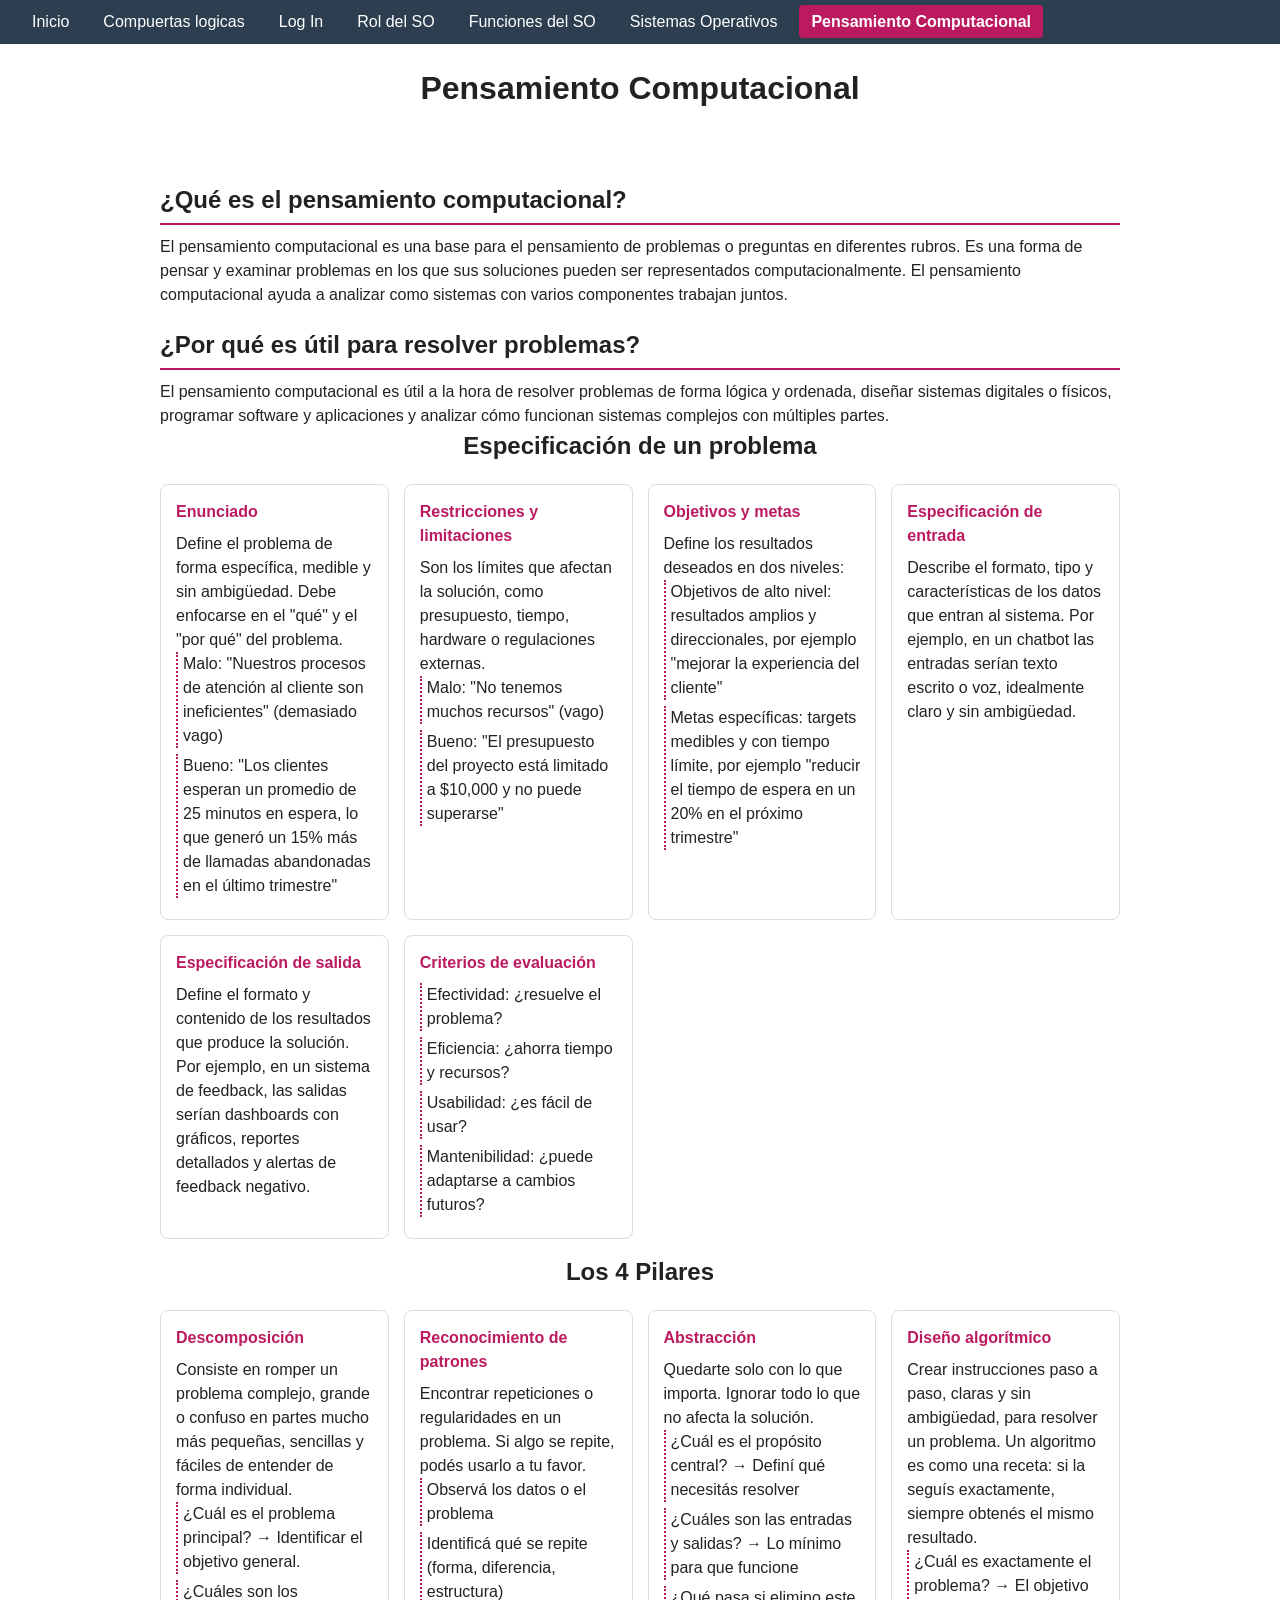
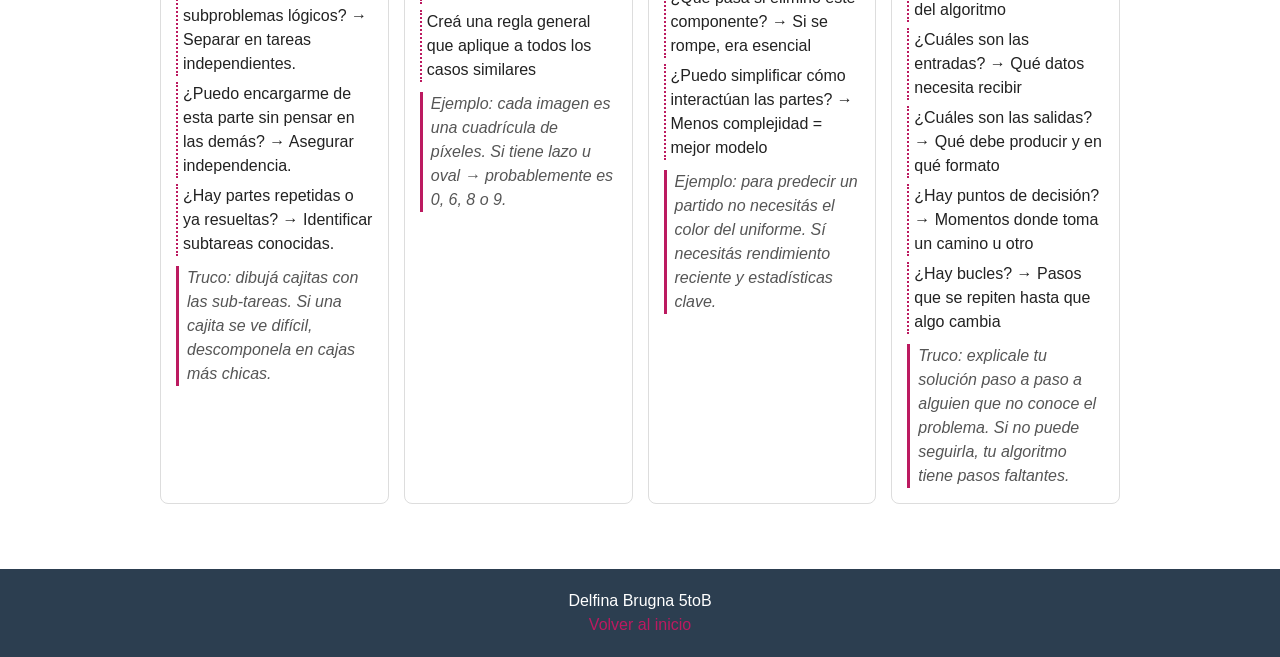
<file: proyecto1 html/computational.html>
<!DOCTYPE html>
<html lang="es"> 
<head>
    <meta charset="UTF-8">
    <meta name="viewport" content="width=device-width, initial-scale=1.0">
    <title>Pensamiento Computacional</title>
    <link rel="stylesheet" href="css/style.css"> 
</head>
<body>

    <nav id="barritadearriba">
        <ul id="listanav">
            <li class="nav_list_item"><a href="index.html">Inicio</a></li>
            <li class="nav_list_item"><a href="compuertas.html">Compuertas logicas</a></li>
            <li class="nav_list_item" id="botoncito_de_arriba_login"><a href="login.html">Log In</a></li>
            <li class="nav_list_item"><a href="rolso.html">Rol del SO</a></li>
            <li class="nav_list_item"><a href="funcionesdelso.html">Funciones del SO</a></li>
            <li class="nav_list_item"><a href="sistemasoperativos.html">Sistemas Operativos</a></li>
            <li class="nav_list_item"><a class="pagina_activa" href="computational.html">Pensamiento Computacional</a></li>
        </ul>
    </nav>

    <header>
        <h1>Pensamiento Computacional</h1>
    </header>

    <main>

        <!-- SECCIÓN: Qué es y para qué sirve -->
        <section>
            <h2>¿Qué es el pensamiento computacional?</h2>
            <p>El pensamiento computacional es una base para el pensamiento de problemas o preguntas en diferentes rubros. Es una forma de pensar y examinar problemas en los que sus soluciones pueden ser representados computacionalmente. El pensamiento computacional ayuda a analizar como sistemas con varios componentes trabajan juntos.</p>
        </section>

        <section>
            <h2>¿Por qué es útil para resolver problemas?</h2>
            <p>El pensamiento computacional es útil a la hora de resolver problemas de forma lógica y ordenada, diseñar sistemas digitales o físicos, programar software y aplicaciones y analizar cómo funcionan sistemas complejos con múltiples partes.</p>

        </section>

        <!-- SECCIÓN: Especificación del problema -->
        <section id="especificacion">
            <h1>Especificación de un problema</h1>

            <div class="cards">

                <div class="card">
                    <div class="card-title">Enunciado</div>
                    <p>Define el problema de forma específica, medible y sin ambigüedad. Debe enfocarse en el "qué" y el "por qué" del problema.</p>
                    <ul>
                        <li>Malo: "Nuestros procesos de atención al cliente son ineficientes" (demasiado vago)</li>
                        <li>Bueno: "Los clientes esperan un promedio de 25 minutos en espera, lo que generó un 15% más de llamadas abandonadas en el último trimestre"</li>
                    </ul>
                </div>

                <div class="card">
                    <div class="card-title">Restricciones y limitaciones</div>
                    <p>Son los límites que afectan la solución, como presupuesto, tiempo, hardware o regulaciones externas.</p>
                    <ul>
                        <li>Malo: "No tenemos muchos recursos" (vago)</li>
                        <li>Bueno: "El presupuesto del proyecto está limitado a $10,000 y no puede superarse"</li>
                    </ul>
                </div>

                <div class="card">
                    <div class="card-title">Objetivos y metas</div>
                    <p>Define los resultados deseados en dos niveles:</p>
                    <ul>
                        <li>Objetivos de alto nivel: resultados amplios y direccionales, por ejemplo "mejorar la experiencia del cliente"</li>
                        <li>Metas específicas: targets medibles y con tiempo límite, por ejemplo "reducir el tiempo de espera en un 20% en el próximo trimestre"</li>
                    </ul>
                </div>

                <div class="card">
                    <div class="card-title">Especificación de entrada</div>
                    <p>Describe el formato, tipo y características de los datos que entran al sistema. Por ejemplo, en un chatbot las entradas serían texto escrito o voz, idealmente claro y sin ambigüedad.</p>
                </div>

                <div class="card">
                    <div class="card-title">Especificación de salida</div>
                    <p>Define el formato y contenido de los resultados que produce la solución. Por ejemplo, en un sistema de feedback, las salidas serían dashboards con gráficos, reportes detallados y alertas de feedback negativo.</p>
                </div>

                <div class="card">
                    <div class="card-title">Criterios de evaluación</div>
                    <ul>
                        <li>Efectividad: ¿resuelve el problema?</li>
                        <li>Eficiencia: ¿ahorra tiempo y recursos?</li>
                        <li>Usabilidad: ¿es fácil de usar?</li>
                        <li>Mantenibilidad: ¿puede adaptarse a cambios futuros?</li>
                    </ul>
                </div>

            </div>
        </section>

        <!-- SECCIÓN: Los 4 pilares -->
        <section id="pilares">
            <h1>Los 4 Pilares</h1>

            <div class="cards"> 

                <div class="card">
                    <div class="card-title">Descomposición</div>
                    <p>Consiste en romper un problema complejo, grande o confuso en partes mucho más pequeñas, sencillas y fáciles de entender de forma individual.</p>
                    <ul>
                        <li>¿Cuál es el problema principal? → Identificar el objetivo general.</li>
                        <li>¿Cuáles son los subproblemas lógicos? → Separar en tareas independientes.</li>
                        <li>¿Puedo encargarme de esta parte sin pensar en las demás? → Asegurar independencia.</li>
                        <li>¿Hay partes repetidas o ya resueltas? → Identificar subtareas conocidas.</li>
                    </ul>
                    <p class="tip">Truco: dibujá cajitas con las sub-tareas. Si una cajita se ve difícil, descomponela en cajas más chicas.</p>
                </div>

                <div class="card">
                    <div class="card-title">Reconocimiento de patrones</div>
                    <p>Encontrar repeticiones o regularidades en un problema. Si algo se repite, podés usarlo a tu favor.</p>
                    <ul>
                        <li>Observá los datos o el problema</li>
                        <li>Identificá qué se repite (forma, diferencia, estructura)</li>
                        <li>Creá una regla general que aplique a todos los casos similares</li>
                    </ul>
                    <p class="tip">Ejemplo: cada imagen es una cuadrícula de píxeles. Si tiene lazo u oval → probablemente es 0, 6, 8 o 9.</p>
                </div>

                <div class="card">
                    <div class="card-title">Abstracción</div>
                    <p>Quedarte solo con lo que importa. Ignorar todo lo que no afecta la solución.</p>
                    <ul>
                        <li>¿Cuál es el propósito central? → Definí qué necesitás resolver</li>
                        <li>¿Cuáles son las entradas y salidas? → Lo mínimo para que funcione</li>
                        <li>¿Qué pasa si elimino este componente? → Si se rompe, era esencial</li>
                        <li>¿Puedo simplificar cómo interactúan las partes? → Menos complejidad = mejor modelo</li>
                    </ul>
                    <p class="tip">Ejemplo: para predecir un partido no necesitás el color del uniforme. Sí necesitás rendimiento reciente y estadísticas clave.</p>
                </div>

                <div class="card">
                    <div class="card-title">Diseño algorítmico</div>
                    <p>Crear instrucciones paso a paso, claras y sin ambigüedad, para resolver un problema. Un algoritmo es como una receta: si la seguís exactamente, siempre obtenés el mismo resultado.</p>
                    <ul>
                        <li>¿Cuál es exactamente el problema? → El objetivo del algoritmo</li>
                        <li>¿Cuáles son las entradas? → Qué datos necesita recibir</li>
                        <li>¿Cuáles son las salidas? → Qué debe producir y en qué formato</li>
                        <li>¿Hay puntos de decisión? → Momentos donde toma un camino u otro</li>
                        <li>¿Hay bucles? → Pasos que se repiten hasta que algo cambia</li>
                    </ul>
                    <p class="tip">Truco: explicale tu solución paso a paso a alguien que no conoce el problema. Si no puede seguirla, tu algoritmo tiene pasos faltantes.</p>
                </div>

            </div>
        </section>

    </main>

    <footer>
        <p>Delfina Brugna 5toB</p>
        <a href="index.html">Volver al inicio</a>
    </footer>
    
</body>
</html>
</file>
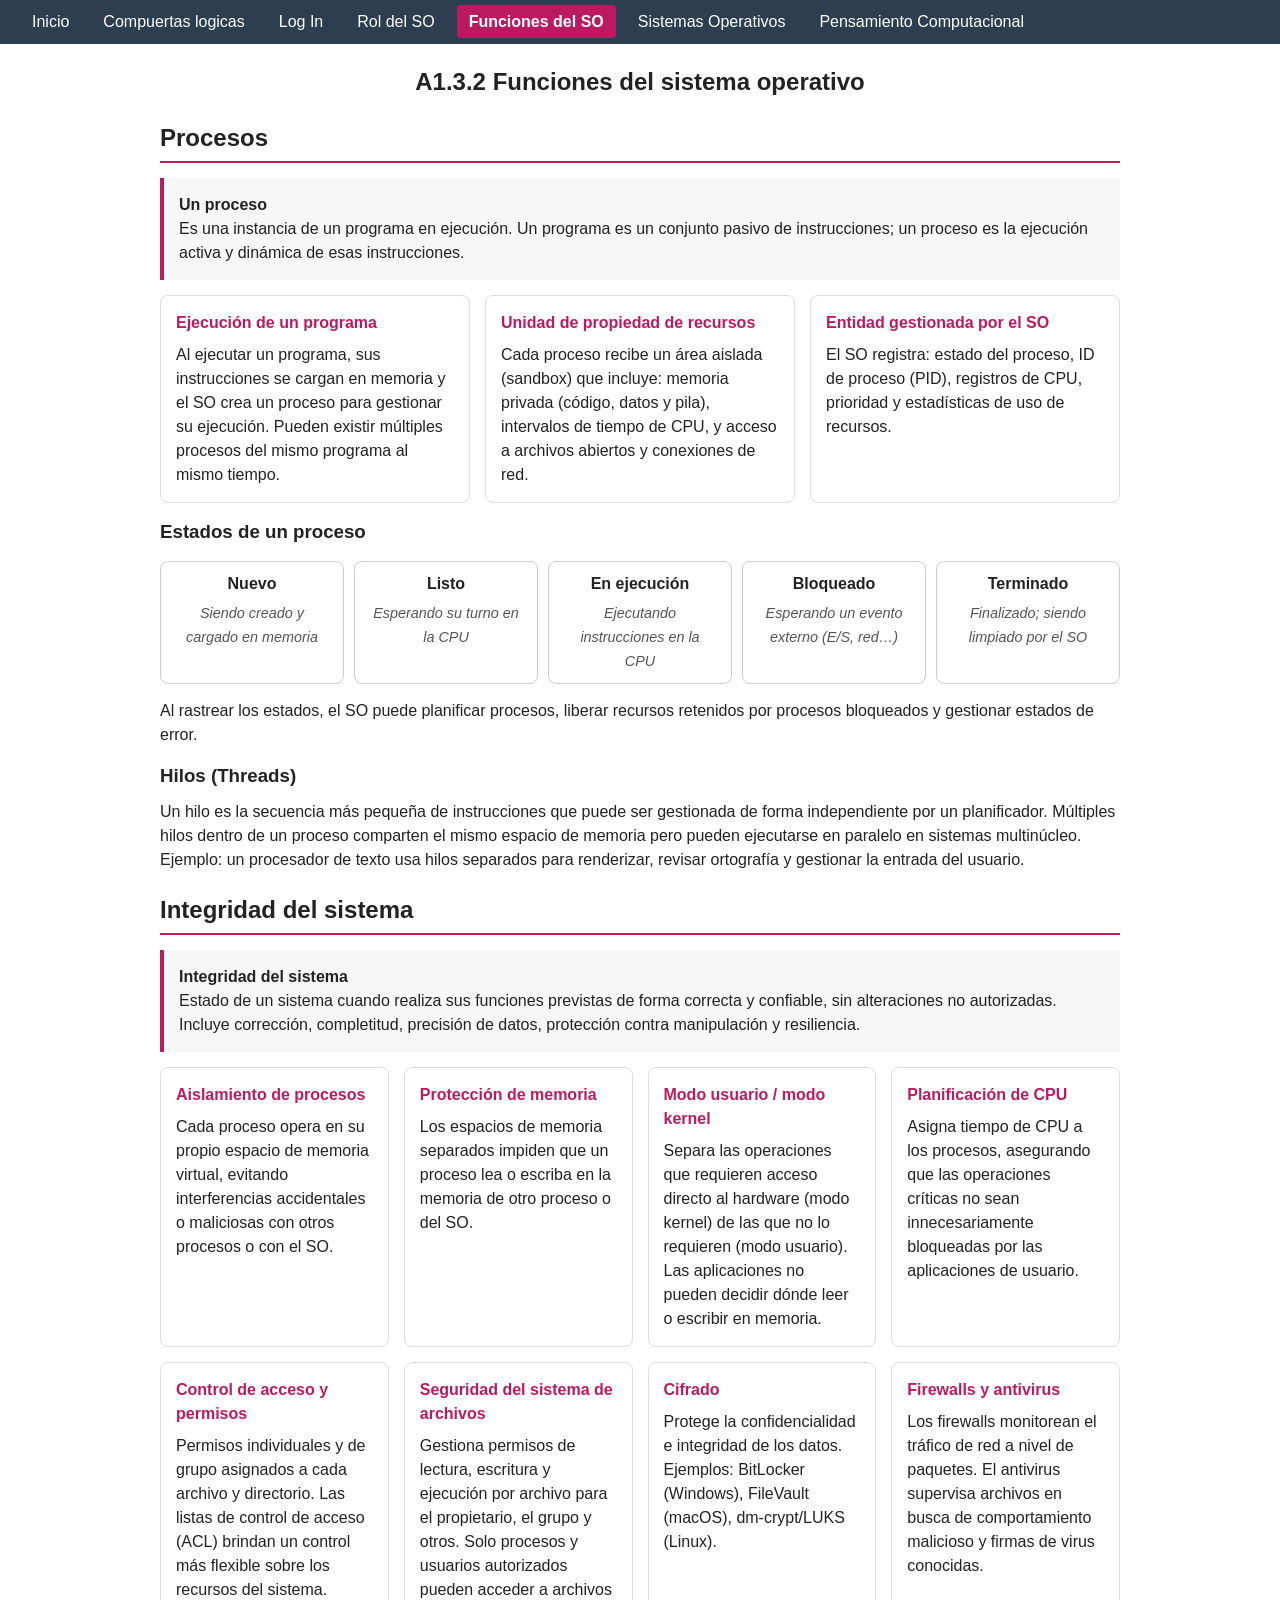
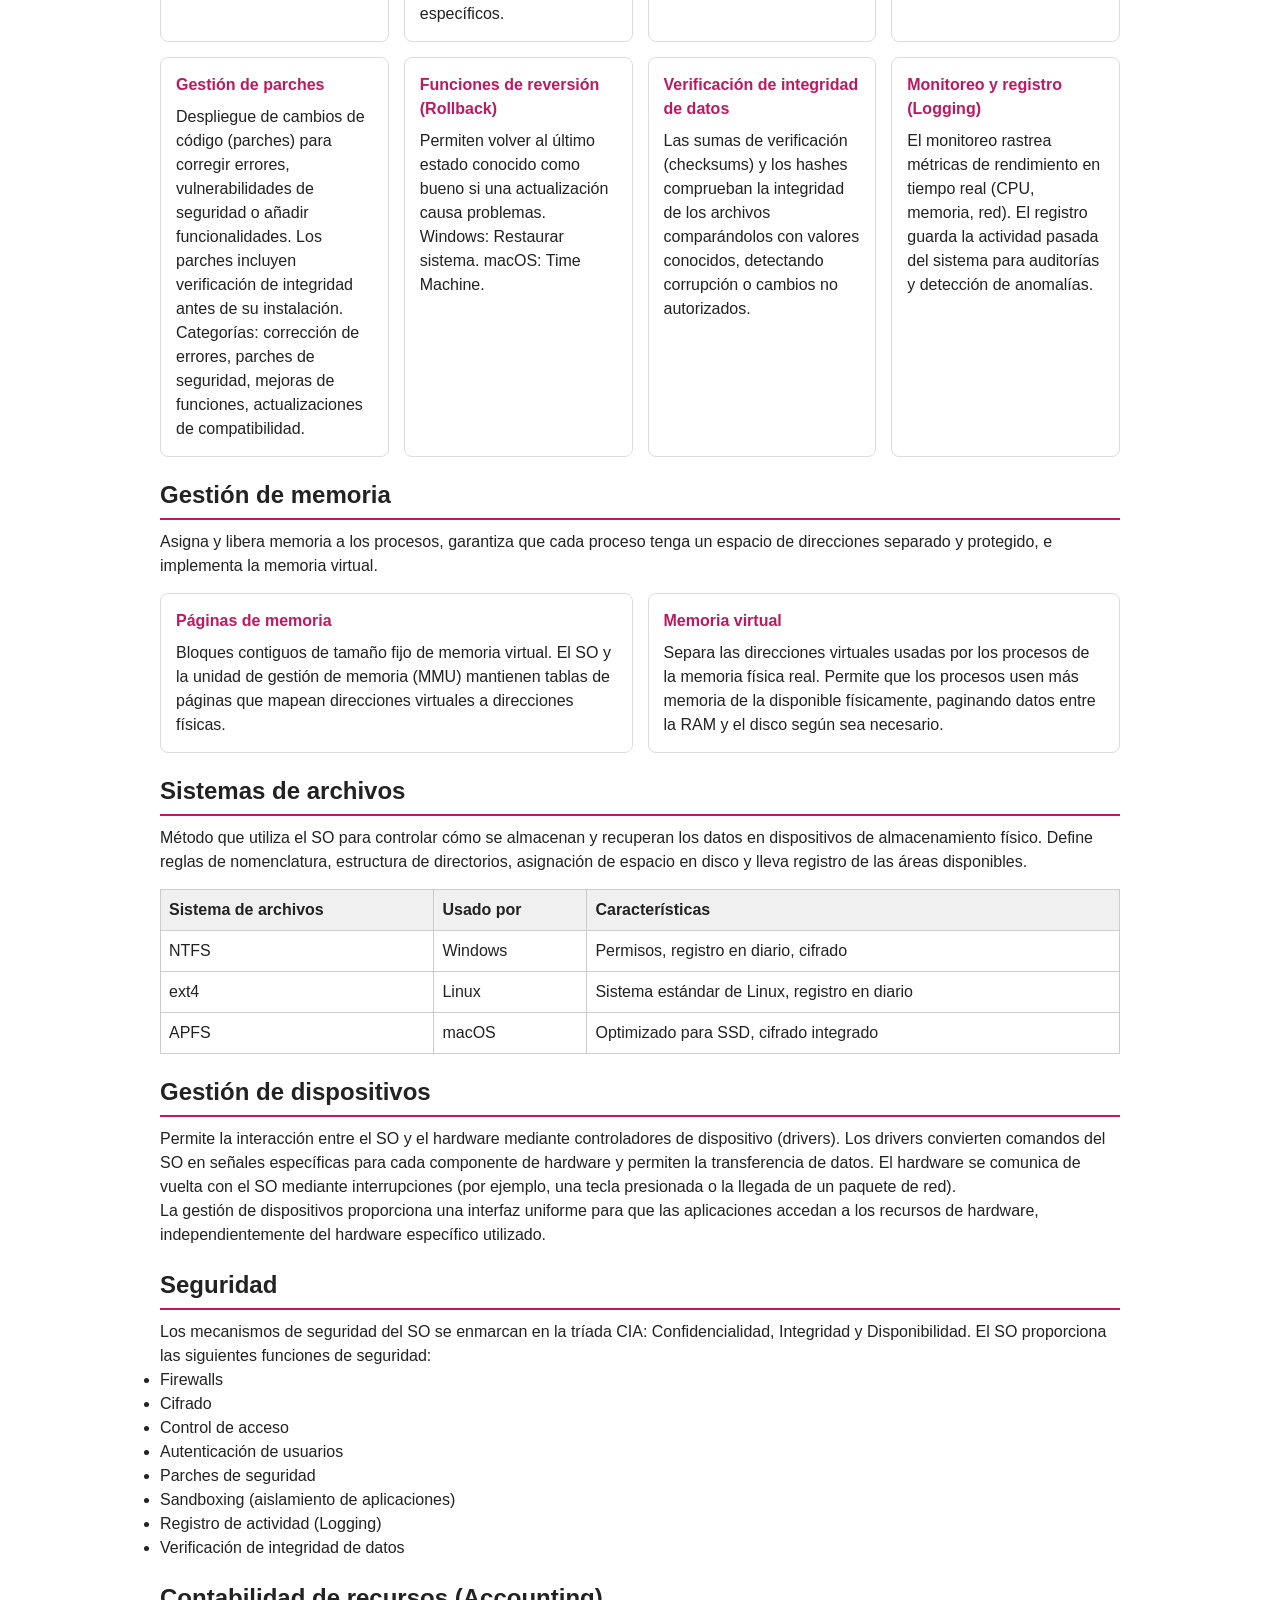
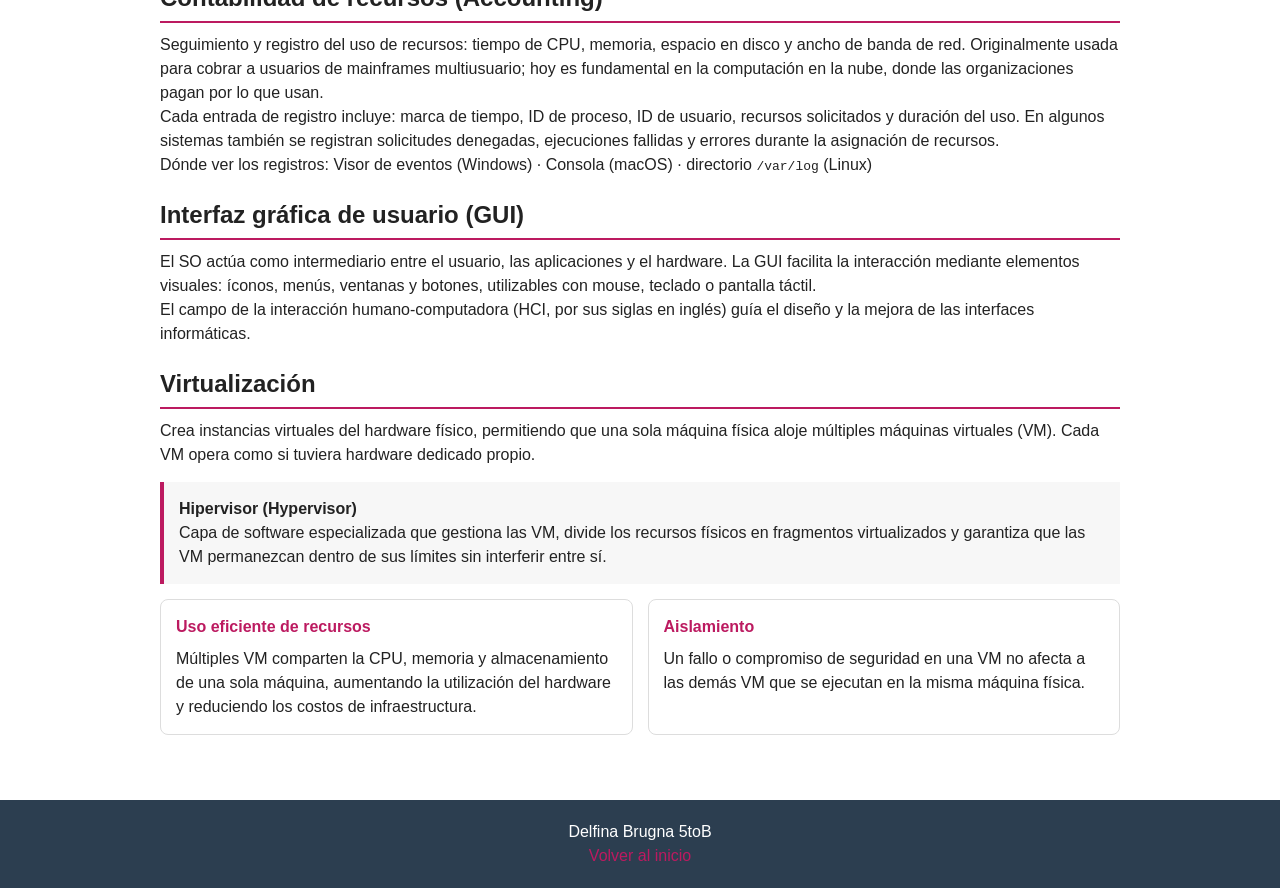
<file: proyecto1 html/funcionesdelso.html>
<!DOCTYPE html>
<html lang="es">
<head>
    <meta charset="UTF-8"> <!-- Permite tildes y ñ -->
    <meta name="viewport" content="width=device-width, initial-scale=1.0"> <!-- Para que se vea bien en celulares -->
    <title>Funciones del sistema operativo</title>
    <link rel="stylesheet" href="css/style.css"> <!-- Conecta el CSS -->
</head>
<body class="page-funciones">

    <!-- Barra de navegación, "Funciones del SO" es la página activa -->
    <nav id="barritadearriba">
        <ul id="listanav">
            <li class="nav_list_item"><a href="index.html">Inicio</a></li>
            <li class="nav_list_item"><a href="compuertas.html">Compuertas logicas</a></li>
            <li class="nav_list_item" id="botoncito_de_arriba_login"><a href="login.html">Log In</a></li>
            <li class="nav_list_item"><a href="rolso.html">Rol del SO</a></li>
            <li class="nav_list_item"><a class="pagina_activa" href="funcionesdelso.html">Funciones del SO</a></li>
            <li class="nav_list_item"><a href="sistemasoperativos.html">Sistemas Operativos</a></li>
            <li class="nav_list_item"><a href="computational.html">Pensamiento Computacional</a></li>
        </ul>
    </nav>

    <main>
        <section id="A1.3.2">
            <h1>A1.3.2 Funciones del sistema operativo</h1>

            <!-- SECCIÓN 1: Procesos -->
            <section id="processes">
                <h2>Procesos</h2>

                <div class="def"> <!-- Caja con la definición principal -->
                    <strong>Un proceso</strong>
                    <p>Es una instancia de un programa en ejecución. Un programa es un conjunto pasivo de instrucciones; un proceso es la ejecución activa y dinámica de esas instrucciones.</p>
                </div>

                <div class="cards"> <!-- Grupo de tarjetas con info adicional -->
                    <div class="card">
                        <div class="card-title">Ejecución de un programa</div>
                        <p>Al ejecutar un programa, sus instrucciones se cargan en memoria y el SO crea un proceso para gestionar su ejecución. Pueden existir múltiples procesos del mismo programa al mismo tiempo.</p>
                    </div>
                    <div class="card">
                        <div class="card-title">Unidad de propiedad de recursos</div>
                        <p>Cada proceso recibe un área aislada (sandbox) que incluye: memoria privada (código, datos y pila), intervalos de tiempo de CPU, y acceso a archivos abiertos y conexiones de red.</p>
                    </div>
                    <div class="card">
                        <div class="card-title">Entidad gestionada por el SO</div>
                        <p>El SO registra: estado del proceso, ID de proceso (PID), registros de CPU, prioridad y estadísticas de uso de recursos.</p>
                    </div>
                </div>

                <h3>Estados de un proceso</h3>
                <div class="states"> <!-- Lista de los 5 estados posibles de un proceso -->
                    <div class="state">
                        <span>Nuevo</span>
                        <em>Siendo creado y cargado en memoria</em>
                    </div>
                    <div class="state">
                        <span>Listo</span>
                        <em>Esperando su turno en la CPU</em>
                    </div>
                    <div class="state">
                        <span>En ejecución</span>
                        <em>Ejecutando instrucciones en la CPU</em>
                    </div>
                    <div class="state">
                        <span>Bloqueado</span>
                        <em>Esperando un evento externo (E/S, red…)</em>
                    </div>
                    <div class="state">
                        <span>Terminado</span>
                        <em>Finalizado; siendo limpiado por el SO</em>
                    </div>
                </div>

                <p>Al rastrear los estados, el SO puede planificar procesos, liberar recursos retenidos por procesos bloqueados y gestionar estados de error.</p>

                <h3>Hilos (Threads)</h3>
                <p>Un hilo es la secuencia más pequeña de instrucciones que puede ser gestionada de forma independiente por un planificador. Múltiples hilos dentro de un proceso comparten el mismo espacio de memoria pero pueden ejecutarse en paralelo en sistemas multinúcleo. Ejemplo: un procesador de texto usa hilos separados para renderizar, revisar ortografía y gestionar la entrada del usuario.</p>
            </section>

            <!-- SECCIÓN 2: Integridad del sistema -->
            <section id="integrity">
                <h2>Integridad del sistema</h2>

                <div class="def">
                    <strong>Integridad del sistema</strong>
                    <p>Estado de un sistema cuando realiza sus funciones previstas de forma correcta y confiable, sin alteraciones no autorizadas. Incluye corrección, completitud, precisión de datos, protección contra manipulación y resiliencia.</p>
                </div>

                <div class="cards"> <!-- 12 tarjetas con distintos mecanismos de seguridad/integridad -->
                    <div class="card">
                        <div class="card-title">Aislamiento de procesos</div>
                        <p>Cada proceso opera en su propio espacio de memoria virtual, evitando interferencias accidentales o maliciosas con otros procesos o con el SO.</p>
                    </div>
                    <div class="card">
                        <div class="card-title">Protección de memoria</div>
                        <p>Los espacios de memoria separados impiden que un proceso lea o escriba en la memoria de otro proceso o del SO.</p>
                    </div>
                    <div class="card">
                        <div class="card-title">Modo usuario / modo kernel</div>
                        <p>Separa las operaciones que requieren acceso directo al hardware (modo kernel) de las que no lo requieren (modo usuario). Las aplicaciones no pueden decidir dónde leer o escribir en memoria.</p>
                    </div>
                    <div class="card">
                        <div class="card-title">Planificación de CPU</div>
                        <p>Asigna tiempo de CPU a los procesos, asegurando que las operaciones críticas no sean innecesariamente bloqueadas por las aplicaciones de usuario.</p>
                    </div>
                    <div class="card">
                        <div class="card-title">Control de acceso y permisos</div>
                        <p>Permisos individuales y de grupo asignados a cada archivo y directorio. Las listas de control de acceso (ACL) brindan un control más flexible sobre los recursos del sistema.</p>
                    </div>
                    <div class="card">
                        <div class="card-title">Seguridad del sistema de archivos</div>
                        <p>Gestiona permisos de lectura, escritura y ejecución por archivo para el propietario, el grupo y otros. Solo procesos y usuarios autorizados pueden acceder a archivos específicos.</p>
                    </div>
                    <div class="card">
                        <div class="card-title">Cifrado</div>
                        <p>Protege la confidencialidad e integridad de los datos. Ejemplos: BitLocker (Windows), FileVault (macOS), dm-crypt/LUKS (Linux).</p>
                    </div>
                    <div class="card">
                        <div class="card-title">Firewalls y antivirus</div>
                        <p>Los firewalls monitorean el tráfico de red a nivel de paquetes. El antivirus supervisa archivos en busca de comportamiento malicioso y firmas de virus conocidas.</p>
                    </div>
                    <div class="card">
                        <div class="card-title">Gestión de parches</div>
                        <p>Despliegue de cambios de código (parches) para corregir errores, vulnerabilidades de seguridad o añadir funcionalidades. Los parches incluyen verificación de integridad antes de su instalación. Categorías: corrección de errores, parches de seguridad, mejoras de funciones, actualizaciones de compatibilidad.</p>
                    </div>
                    <div class="card">
                        <div class="card-title">Funciones de reversión (Rollback)</div>
                        <p>Permiten volver al último estado conocido como bueno si una actualización causa problemas. Windows: Restaurar sistema. macOS: Time Machine.</p>
                    </div>
                    <div class="card">
                        <div class="card-title">Verificación de integridad de datos</div>
                        <p>Las sumas de verificación (checksums) y los hashes comprueban la integridad de los archivos comparándolos con valores conocidos, detectando corrupción o cambios no autorizados.</p>
                    </div>
                    <div class="card">
                        <div class="card-title">Monitoreo y registro (Logging)</div>
                        <p>El monitoreo rastrea métricas de rendimiento en tiempo real (CPU, memoria, red). El registro guarda la actividad pasada del sistema para auditorías y detección de anomalías.</p>
                    </div>
                </div>
            </section>

            <!-- SECCIÓN 3: Gestión de memoria -->
            <section id="memory">
                <h2>Gestión de memoria</h2>

                <p>Asigna y libera memoria a los procesos, garantiza que cada proceso tenga un espacio de direcciones separado y protegido, e implementa la memoria virtual.</p>

                <div class="cards">
                    <div class="card">
                        <div class="card-title">Páginas de memoria</div>
                        <p>Bloques contiguos de tamaño fijo de memoria virtual. El SO y la unidad de gestión de memoria (MMU) mantienen tablas de páginas que mapean direcciones virtuales a direcciones físicas.</p>
                    </div>
                    <div class="card">
                        <div class="card-title">Memoria virtual</div>
                        <p>Separa las direcciones virtuales usadas por los procesos de la memoria física real. Permite que los procesos usen más memoria de la disponible físicamente, paginando datos entre la RAM y el disco según sea necesario.</p>
                    </div>
                </div>
            </section>

            <!-- SECCIÓN 4: Sistemas de archivos -->
            <section id="filesystems">
                <h2>Sistemas de archivos</h2>

                <p>Método que utiliza el SO para controlar cómo se almacenan y recuperan los datos en dispositivos de almacenamiento físico. Define reglas de nomenclatura, estructura de directorios, asignación de espacio en disco y lleva registro de las áreas disponibles.</p>

                <table> <!-- Tabla comparando sistemas de archivos según SO -->
                    <tr>
                        <th>Sistema de archivos</th>
                        <th>Usado por</th>
                        <th>Características</th>
                    </tr>
                    <tr>
                        <td>NTFS</td>
                        <td>Windows</td>
                        <td>Permisos, registro en diario, cifrado</td>
                    </tr>
                    <tr>
                        <td>ext4</td>
                        <td>Linux</td>
                        <td>Sistema estándar de Linux, registro en diario</td>
                    </tr>
                    <tr>
                        <td>APFS</td>
                        <td>macOS</td>
                        <td>Optimizado para SSD, cifrado integrado</td>
                    </tr>
                </table>
            </section>

            <!-- SECCIÓN 5: Gestión de dispositivos -->
            <section id="devices">
                <h2>Gestión de dispositivos</h2>

                <p>Permite la interacción entre el SO y el hardware mediante controladores de dispositivo (drivers). Los drivers convierten comandos del SO en señales específicas para cada componente de hardware y permiten la transferencia de datos. El hardware se comunica de vuelta con el SO mediante interrupciones (por ejemplo, una tecla presionada o la llegada de un paquete de red).</p>

                <p>La gestión de dispositivos proporciona una interfaz uniforme para que las aplicaciones accedan a los recursos de hardware, independientemente del hardware específico utilizado.</p>
            </section>

            <!-- SECCIÓN 6: Seguridad -->
            <section id="security">
                <h2>Seguridad</h2>

                <p>Los mecanismos de seguridad del SO se enmarcan en la tríada CIA: Confidencialidad, Integridad y Disponibilidad. El SO proporciona las siguientes funciones de seguridad:</p>

                <ul> <!-- Lista simple de funciones de seguridad -->
                    <li>Firewalls</li>
                    <li>Cifrado</li>
                    <li>Control de acceso</li>
                    <li>Autenticación de usuarios</li>
                    <li>Parches de seguridad</li>
                    <li>Sandboxing (aislamiento de aplicaciones)</li>
                    <li>Registro de actividad (Logging)</li>
                    <li>Verificación de integridad de datos</li>
                </ul>
            </section>

            <!-- SECCIÓN 7: Contabilidad de recursos -->
            <section id="accounting">
                <h2>Contabilidad de recursos (Accounting)</h2>

                <p>Seguimiento y registro del uso de recursos: tiempo de CPU, memoria, espacio en disco y ancho de banda de red. Originalmente usada para cobrar a usuarios de mainframes multiusuario; hoy es fundamental en la computación en la nube, donde las organizaciones pagan por lo que usan.</p>

                <p>Cada entrada de registro incluye: marca de tiempo, ID de proceso, ID de usuario, recursos solicitados y duración del uso. En algunos sistemas también se registran solicitudes denegadas, ejecuciones fallidas y errores durante la asignación de recursos.</p>

                <p>Dónde ver los registros: Visor de eventos (Windows) · Consola (macOS) · directorio <code>/var/log</code> (Linux)</p>
            </section>

            <!-- SECCIÓN 8: Interfaz gráfica -->
            <section id="gui">
                <h2>Interfaz gráfica de usuario (GUI)</h2>

                <p>El SO actúa como intermediario entre el usuario, las aplicaciones y el hardware. La GUI facilita la interacción mediante elementos visuales: íconos, menús, ventanas y botones, utilizables con mouse, teclado o pantalla táctil.</p>

                <p>El campo de la interacción humano-computadora (HCI, por sus siglas en inglés) guía el diseño y la mejora de las interfaces informáticas.</p>
            </section>

            <!-- SECCIÓN 9: Virtualización -->
            <section id="virtualization">
                <h2>Virtualización</h2>

                <p>Crea instancias virtuales del hardware físico, permitiendo que una sola máquina física aloje múltiples máquinas virtuales (VM). Cada VM opera como si tuviera hardware dedicado propio.</p>

                <div class="def">
                    <strong>Hipervisor (Hypervisor)</strong>
                    <p>Capa de software especializada que gestiona las VM, divide los recursos físicos en fragmentos virtualizados y garantiza que las VM permanezcan dentro de sus límites sin interferir entre sí.</p>
                </div>

                <div class="cards">
                    <div class="card">
                        <div class="card-title">Uso eficiente de recursos</div>
                        <p>Múltiples VM comparten la CPU, memoria y almacenamiento de una sola máquina, aumentando la utilización del hardware y reduciendo los costos de infraestructura.</p>
                    </div>
                    <div class="card">
                        <div class="card-title">Aislamiento</div>
                        <p>Un fallo o compromiso de seguridad en una VM no afecta a las demás VM que se ejecutan en la misma máquina física.</p>
                    </div>
                </div>
            </section>

        </section>
    </main>

    <footer>
        <p>Delfina Brugna 5toB</p>
        <a href="index.html">Volver al inicio</a>
    </footer>

</body>
</html>
</file>
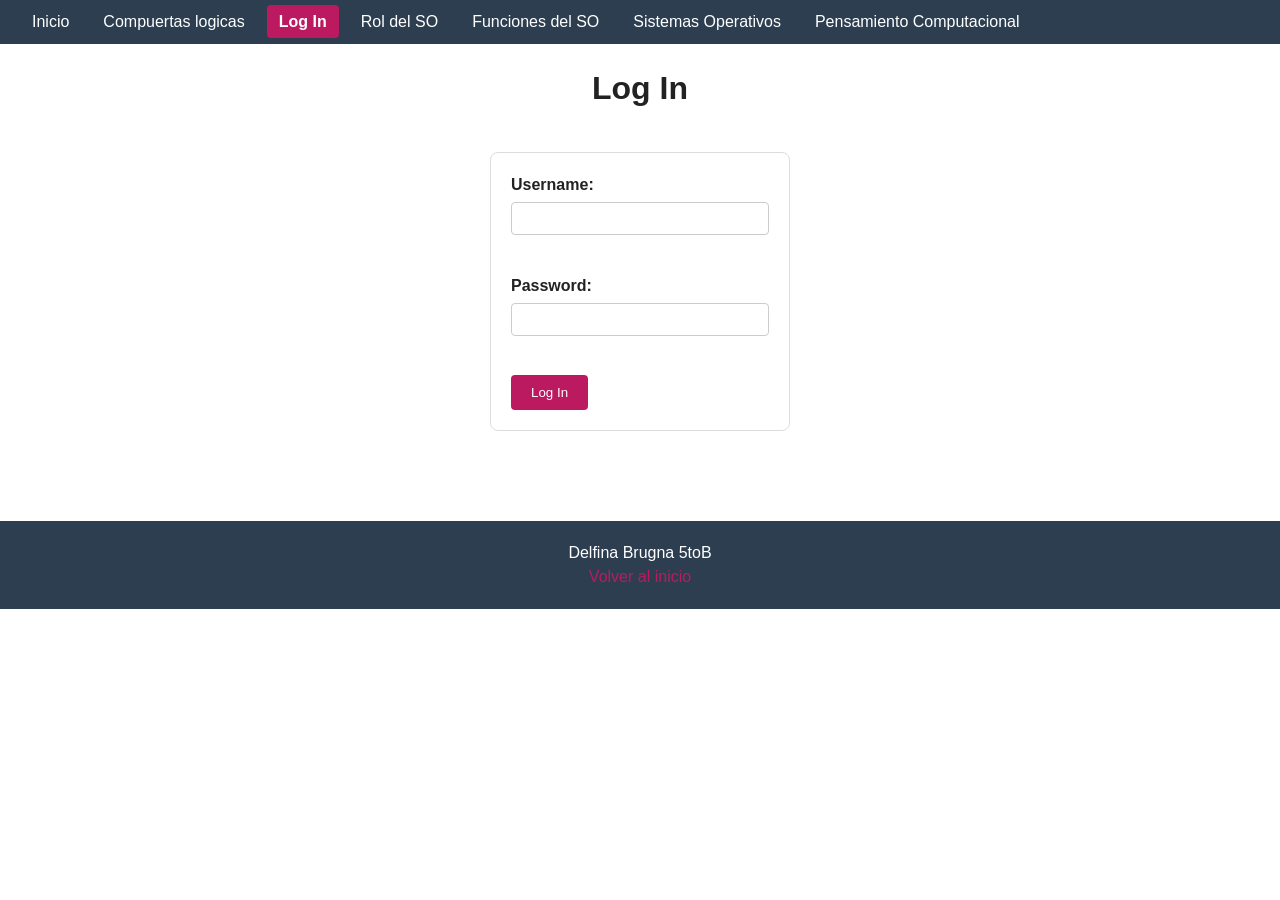
<file: proyecto1 html/login.html>
<!DOCTYPE html>
<html lang="en">

<head>
    <meta charset="UTF-8"> <!-- Permite tildes y ñ -->
    <meta name="viewport" content="width=device-width, initial-scale=1.0"> <!-- Para que se vea bien en celulares -->
    <title>Log In</title>
    <link rel="stylesheet" href="css/style.css"> <!-- Conecta el CSS -->
</head>

<body>
    <!-- Barra de navegación, "Log In" es la página activa -->
    <nav id="barritadearriba">
        <ul id="listanav">
            <li class="nav_list_item"><a href="index.html">Inicio</a></li>
            <li class="nav_list_item"><a href="compuertas.html">Compuertas logicas</a></li>
            <li class="nav_list_item" id="botoncito_de_arriba_login"><a class="pagina_activa" href="login.html">Log In</a></li>
            <li class="nav_list_item"><a href="rolso.html">Rol del SO</a></li>
            <li class="nav_list_item"><a href="funcionesdelso.html">Funciones del SO</a></li>
            <li class="nav_list_item"><a href="sistemasoperativos.html">Sistemas Operativos</a></li>
            <li class="nav_list_item"><a href="computational.html">Pensamiento Computacional</a></li>
        </ul>
    </nav>

    <main>
        <h1>Log In</h1>

        <div class="contenedor"> <!-- Caja que contiene el formulario -->
            <form action="index.html" method="post"> <!-- Al enviar, manda los datos a index.html -->

                <label for="username">Username:</label> <!-- Etiqueta del campo usuario -->
                <input type="text" id="username" name="username" required><br><br> <!-- Campo de texto, obligatorio -->

                <label for="password">Password:</label> <!-- Etiqueta del campo contraseña -->
                <input type="password" id="password" name="password" required><br><br> <!-- Campo de contraseña (oculta los caracteres), obligatorio -->

                <input id="login_submit" type="submit" value="Log In"> <!-- Botón para enviar el formulario -->

            </form>
        </div>
    </main>
    
    <footer>
        <p>Delfina Brugna 5toB</p>
        <a href="index.html">Volver al inicio</a>
    </footer>
</body>

</html>
</file>
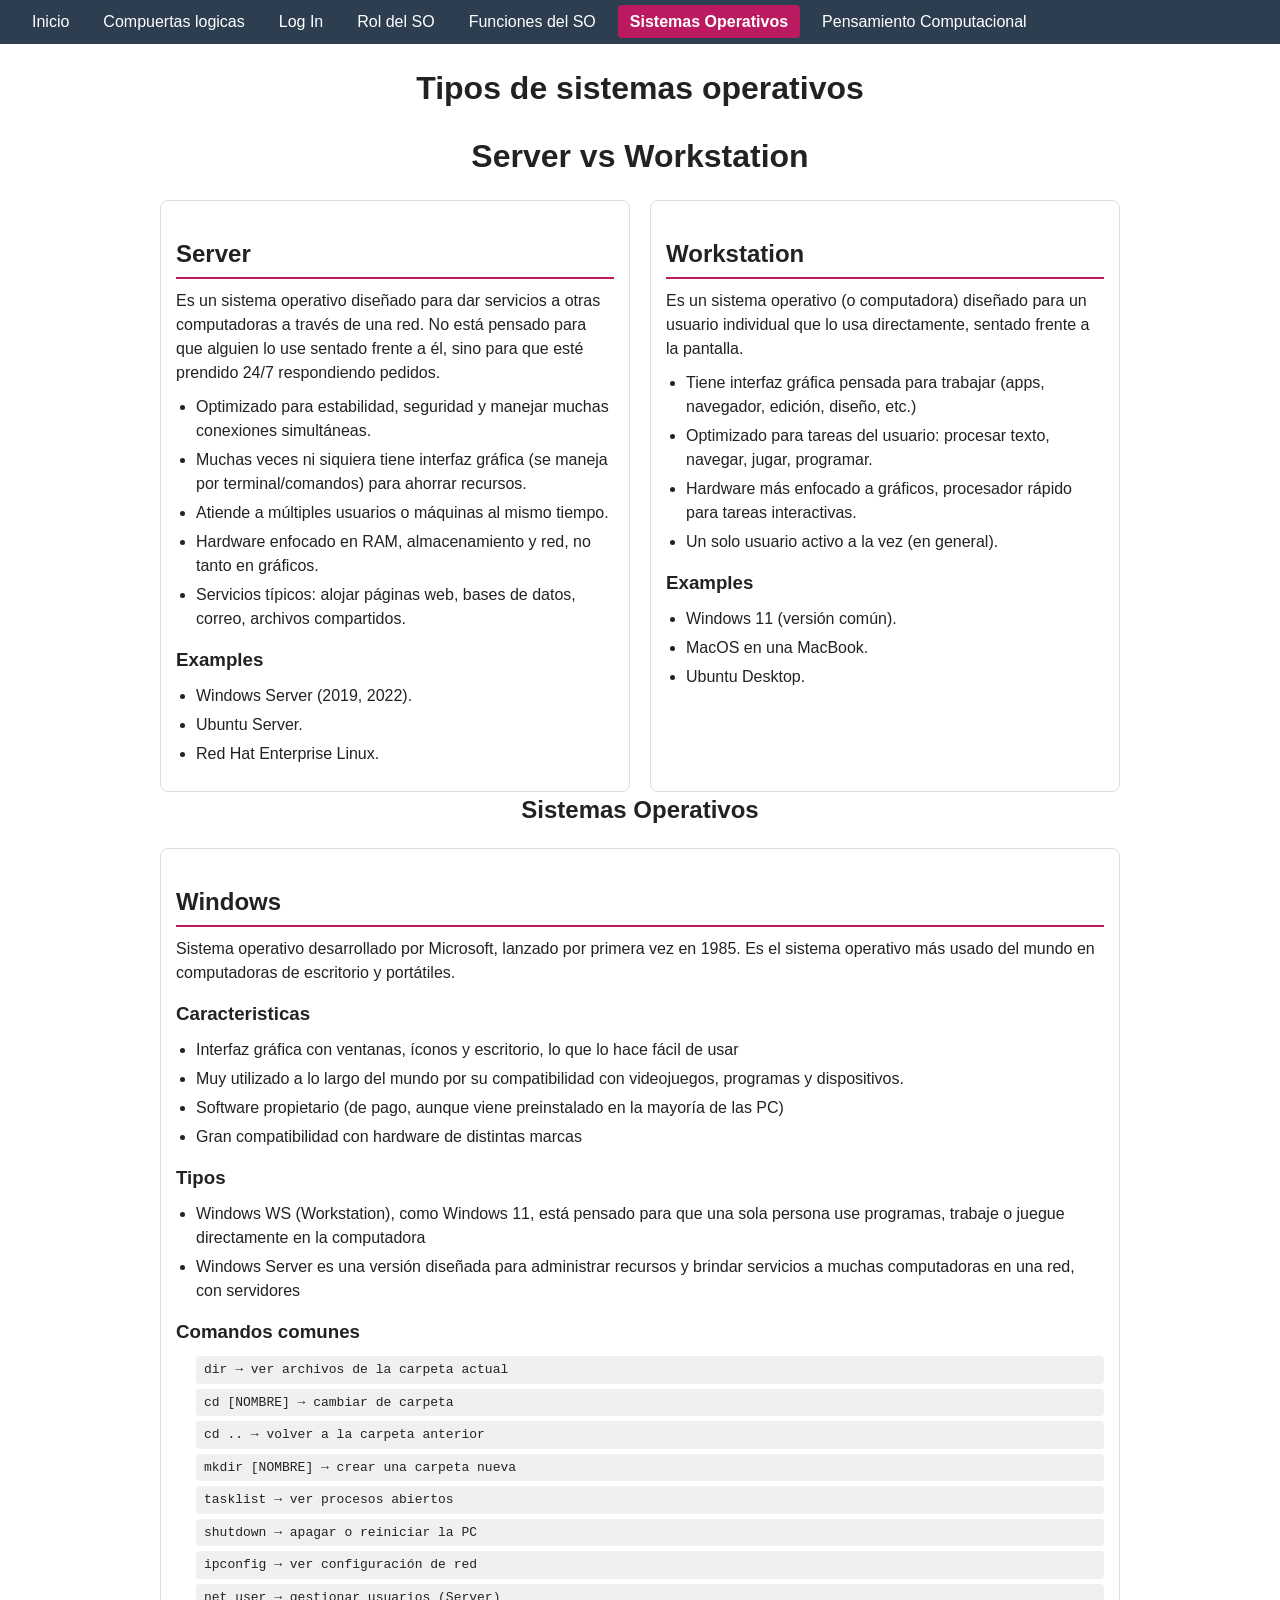
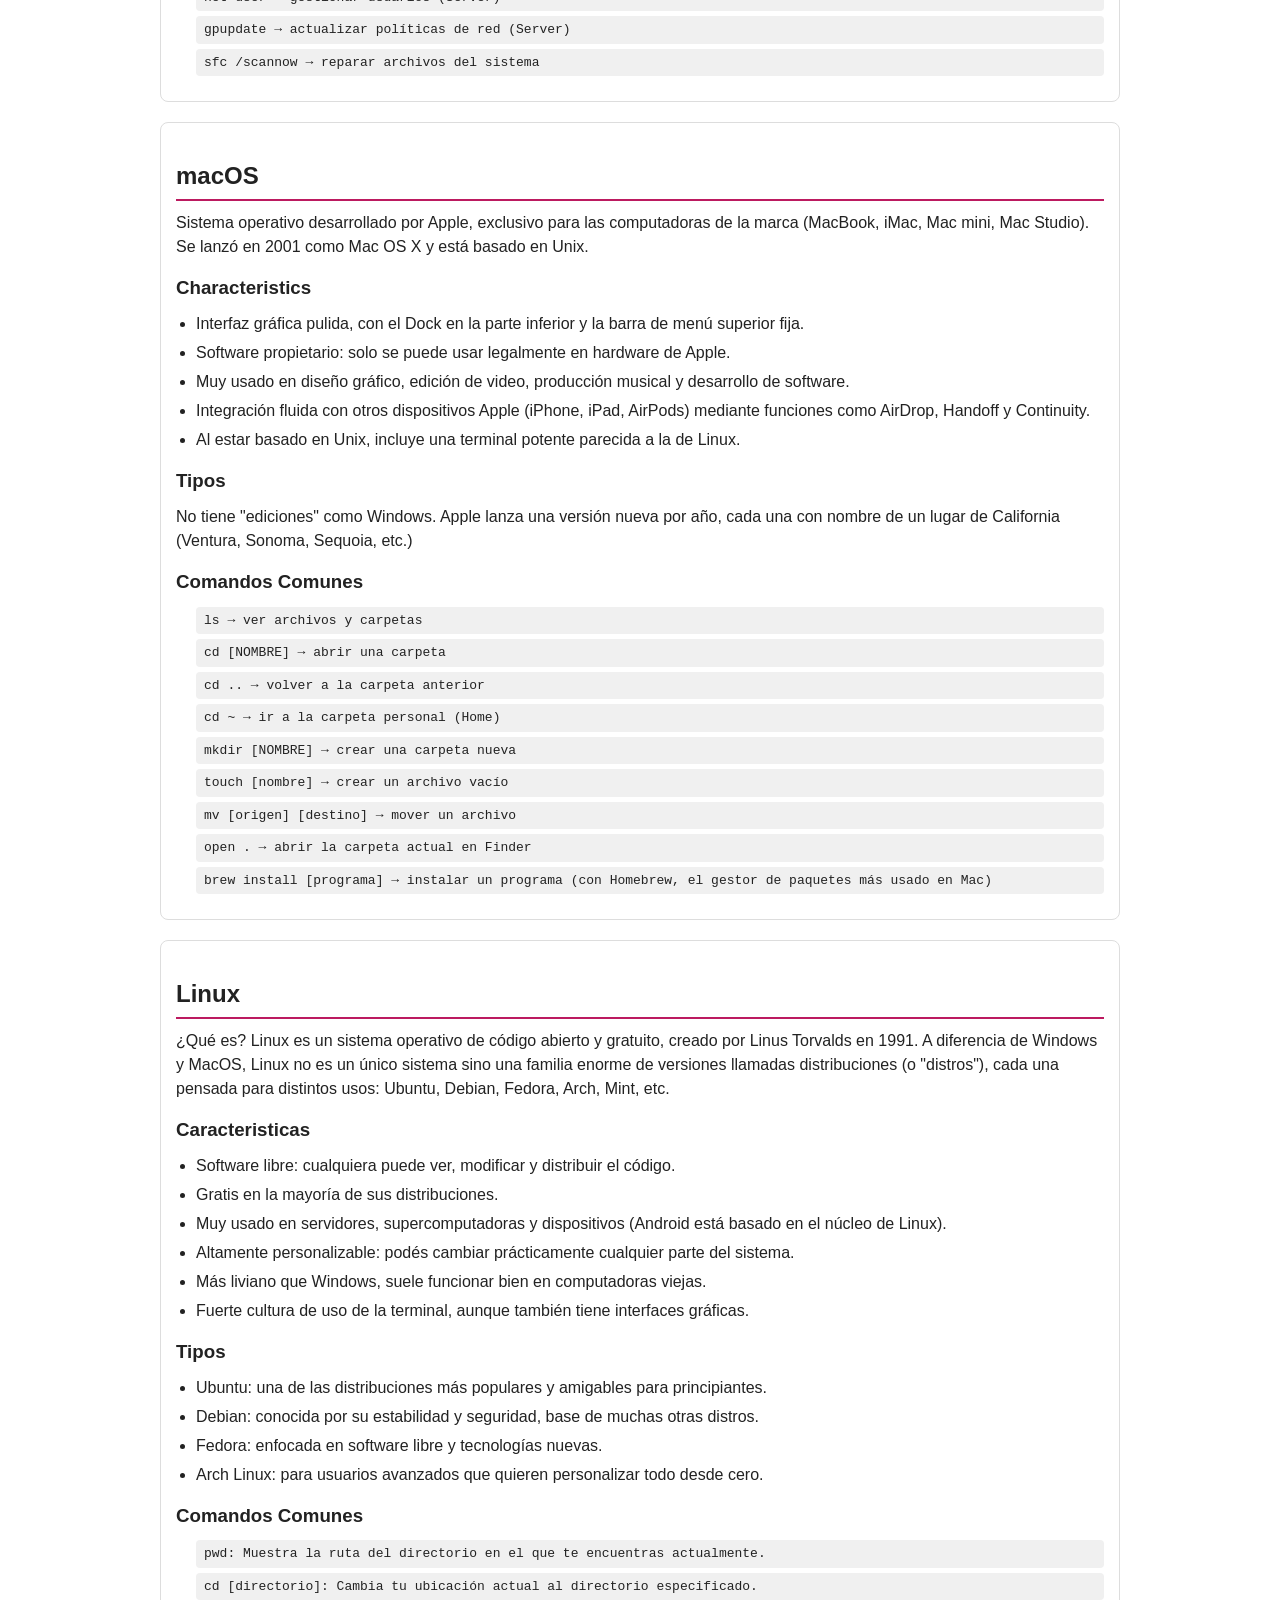
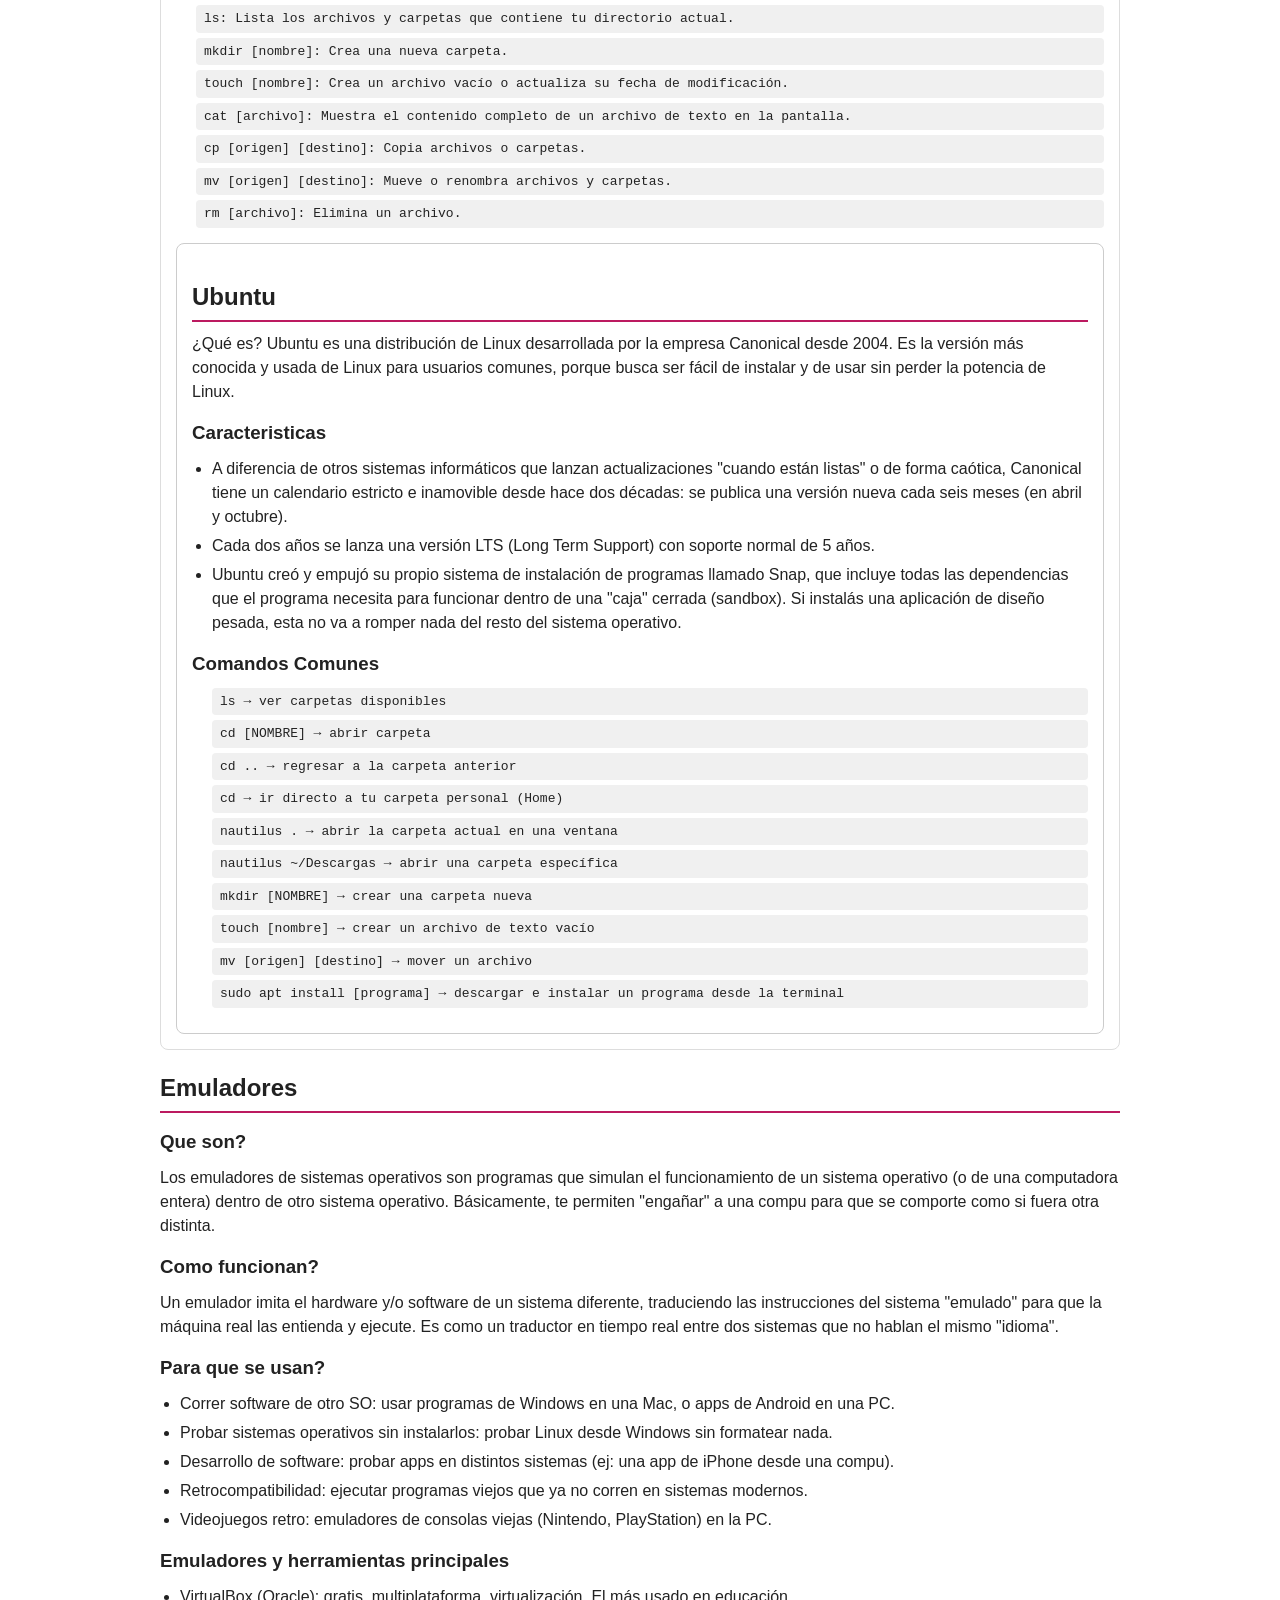
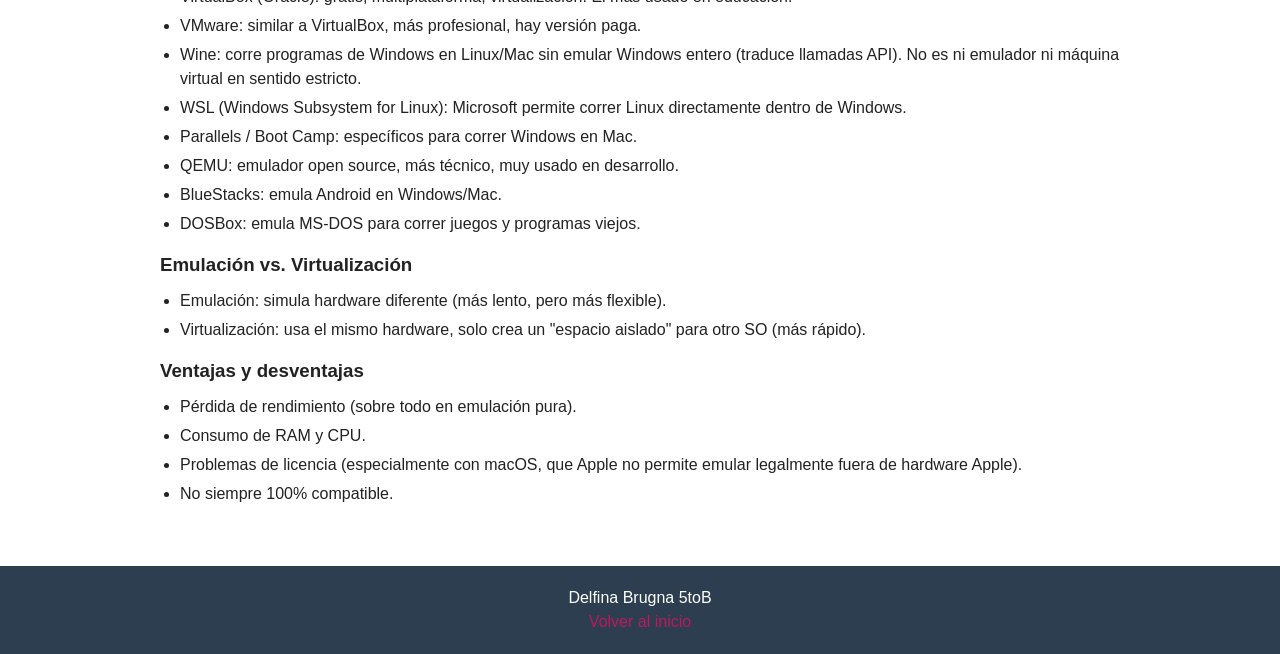
<file: proyecto1 html/sistemasoperativos.html>
<!DOCTYPE html>
<html lang="es">
<head>
    <meta charset="UTF-8">
    <meta name="viewport" content="width=device-width, initial-scale=1.0">
    <title>Sistemas Operativos</title>
    <link rel="stylesheet" href="css/style.css"> <!-- corregido: ruta del CSS -->
</head>
<body>

    <!-- Barra de navegación, igual que en el resto de las páginas -->
    <nav id="barritadearriba">
        <ul id="listanav">
            <li class="nav_list_item"><a href="index.html">Inicio</a></li>
            <li class="nav_list_item"><a href="compuertas.html">Compuertas logicas</a></li>
            <li class="nav_list_item" id="botoncito_de_arriba_login"><a href="login.html">Log In</a></li>
            <li class="nav_list_item"><a href="rolso.html">Rol del SO</a></li>
            <li class="nav_list_item"><a href="funcionesdelso.html">Funciones del SO</a></li>
            <li class="nav_list_item"><a class="pagina_activa" href="sistemasoperativos.html">Sistemas Operativos</a></li>
            <li class="nav_list_item"><a href="computational.html">Pensamiento Computacional</a></li>
        </ul>
    </nav>

    <main id="sistemas-operativos">
        <h1> Tipos de sistemas operativos</h1>
        <h1>Server vs Workstation</h1>
        <section id="SO-0">

            <div id="server" class="comparacion-card">
                <h2 class="title">Server</h2>
                <p class="definition">Es un sistema operativo diseñado para dar servicios a otras computadoras a través de una red. No está pensado para que alguien lo use sentado frente a él, sino para que esté prendido 24/7 respondiendo pedidos.</p>
                <ul class="characteristics">
                    <li class="item">Optimizado para estabilidad, seguridad y manejar muchas conexiones simultáneas.</li>
                    <li class="item">Muchas veces ni siquiera tiene interfaz gráfica (se maneja por terminal/comandos) para ahorrar recursos.</li>
                    <li class="item">Atiende a múltiples usuarios o máquinas al mismo tiempo.</li>
                    <li class="item">Hardware enfocado en RAM, almacenamiento y red, no tanto en gráficos.</li>
                    <li class="item">Servicios típicos: alojar páginas web, bases de datos, correo, archivos compartidos.</li>
                </ul>
                <h3 class="sub-heading">Examples</h3>
                <ul class="examples">
                    <li class="item">Windows Server (2019, 2022).</li>
                    <li class="item">Ubuntu Server.</li>
                    <li class="item">Red Hat Enterprise Linux.</li>
                </ul>
            </div>

            <div id="workstation" class="comparacion-card">
                <h2 class="title">Workstation</h2>
                <p class="definition">Es un sistema operativo (o computadora) diseñado para un usuario individual que lo usa directamente, sentado frente a la pantalla.</p>
                <ul class="characteristics">
                    <li class="item">Tiene interfaz gráfica pensada para trabajar (apps, navegador, edición, diseño, etc.)</li>
                    <li class="item">Optimizado para tareas del usuario: procesar texto, navegar, jugar, programar.</li>
                    <li class="item">Hardware más enfocado a gráficos, procesador rápido para tareas interactivas.</li>
                    <li class="item">Un solo usuario activo a la vez (en general).</li>
                </ul>
                <h3 class="sub-heading">Examples</h3>
                <ul class="examples">
                    <li class="item">Windows 11 (versión común).</li>
                    <li class="item">MacOS en una MacBook.</li>
                    <li class="item">Ubuntu Desktop.</li>
                </ul>
            </div>
        </section>

        <section id="SO-1"> <!-- Sistemas operativos -->
            <h1 class="title">Sistemas Operativos</h1>

            <div id="S1" class="sistema-card"> <!-- Sistema 1: Windows -->
                <h2 class="title">Windows</h2>
                <p class="description">Sistema operativo desarrollado por Microsoft, lanzado por primera vez en 1985. Es el sistema operativo más usado del mundo en computadoras de escritorio y portátiles.</p>
                <h3 class="sub-heading">Caracteristicas</h3>
                <ul class="characteristics">
                    <li class="item">Interfaz gráfica con ventanas, íconos y escritorio, lo que lo hace fácil de usar</li>
                    <li class="item">Muy utilizado a lo largo del mundo por su compatibilidad con videojuegos, programas y dispositivos.</li>
                    <li class="item">Software propietario (de pago, aunque viene preinstalado en la mayoría de las PC)</li>
                    <li class="item">Gran compatibilidad con hardware de distintas marcas</li>
                </ul>
                <h3 class="sub-heading">Tipos</h3>
                <ul class="types">
                    <li class="item">Windows WS (Workstation), como Windows 11, está pensado para que una sola persona use programas, trabaje o juegue directamente en la computadora</li>
                    <li class="item">Windows Server es una versión diseñada para administrar recursos y brindar servicios a muchas computadoras en una red, con servidores</li>
                </ul>
                <h3 class="sub-heading">Comandos comunes</h3>
                <ul class="common-commands">
                    <li class="item">dir → ver archivos de la carpeta actual</li>
                    <li class="item">cd [NOMBRE] → cambiar de carpeta</li>
                    <li class="item">cd .. → volver a la carpeta anterior</li>
                    <li class="item">mkdir [NOMBRE] → crear una carpeta nueva</li>
                    <li class="item">tasklist → ver procesos abiertos</li>
                    <li class="item">shutdown → apagar o reiniciar la PC</li>
                    <li class="item">ipconfig → ver configuración de red</li>
                    <li class="item">net user → gestionar usuarios (Server)</li>
                    <li class="item">gpupdate → actualizar políticas de red (Server)</li>
                    <li class="item">sfc /scannow → reparar archivos del sistema</li>
                </ul>
            </div>

            <div id="S2" class="sistema-card"> <!-- Sistema 2: MacOS -->
                <h2 class="title">macOS</h2>
                <p class="description">Sistema operativo desarrollado por Apple, exclusivo para las computadoras de la marca (MacBook, iMac, Mac mini, Mac Studio). Se lanzó en 2001 como Mac OS X y está basado en Unix.</p>
                <h3 class="sub-heading">Characteristics</h3>
                <ul class="characteristics">
                    <li class="item">Interfaz gráfica pulida, con el Dock en la parte inferior y la barra de menú superior fija.</li>
                    <li class="item">Software propietario: solo se puede usar legalmente en hardware de Apple.</li>
                    <li class="item">Muy usado en diseño gráfico, edición de video, producción musical y desarrollo de software.</li>
                    <li class="item">Integración fluida con otros dispositivos Apple (iPhone, iPad, AirPods) mediante funciones como AirDrop, Handoff y Continuity.</li>
                    <li class="item">Al estar basado en Unix, incluye una terminal potente parecida a la de Linux.</li>
                </ul>
                <h3 class="sub-heading">Tipos</h3>
                <p class="description">No tiene "ediciones" como Windows. Apple lanza una versión nueva por año, cada una con nombre de un lugar de California (Ventura, Sonoma, Sequoia, etc.)</p>
                <h3 class="sub-heading">Comandos Comunes</h3>
                <ul class="common-commands">
                    <li class="item">ls → ver archivos y carpetas</li>
                    <li class="item">cd [NOMBRE] → abrir una carpeta</li>
                    <li class="item">cd .. → volver a la carpeta anterior</li>
                    <li class="item">cd ~ → ir a la carpeta personal (Home)</li>
                    <li class="item">mkdir [NOMBRE] → crear una carpeta nueva</li>
                    <li class="item">touch [nombre] → crear un archivo vacío</li>
                    <li class="item">mv [origen] [destino] → mover un archivo</li>
                    <li class="item">open . → abrir la carpeta actual en Finder</li>
                    <li class="item">brew install [programa] → instalar un programa (con Homebrew, el gestor de paquetes más usado en Mac)</li>
                </ul>
            </div>

            <div id="S3" class="sistema-card"> <!-- Sistema 3: Linux -->
                <h2 class="title">Linux</h2>
                <p class="description">¿Qué es? Linux es un sistema operativo de código abierto y gratuito, creado por Linus Torvalds en 1991. A diferencia de Windows y MacOS, Linux no es un único sistema sino una familia enorme de versiones llamadas distribuciones (o "distros"), cada una pensada para distintos usos: Ubuntu, Debian, Fedora, Arch, Mint, etc.</p>
                <h3 class="sub-heading">Caracteristicas</h3>
                <ul class="characteristics">
                    <li class="item">Software libre: cualquiera puede ver, modificar y distribuir el código.</li>
                    <li class="item">Gratis en la mayoría de sus distribuciones.</li>
                    <li class="item">Muy usado en servidores, supercomputadoras y dispositivos (Android está basado en el núcleo de Linux).</li>
                    <li class="item">Altamente personalizable: podés cambiar prácticamente cualquier parte del sistema.</li>
                    <li class="item">Más liviano que Windows, suele funcionar bien en computadoras viejas.</li>
                    <li class="item">Fuerte cultura de uso de la terminal, aunque también tiene interfaces gráficas.</li>
                </ul>
                <h3 class="sub-heading">Tipos</h3>
                <ul class="types">
                    <li class="item">Ubuntu: una de las distribuciones más populares y amigables para principiantes.</li>
                    <li class="item">Debian: conocida por su estabilidad y seguridad, base de muchas otras distros.</li>
                    <li class="item">Fedora: enfocada en software libre y tecnologías nuevas.</li>
                    <li class="item">Arch Linux: para usuarios avanzados que quieren personalizar todo desde cero.</li>
                </ul>
                <h3 class="sub-heading">Comandos Comunes</h3>
                <ul class="common-commands">
                    <li class="item">pwd: Muestra la ruta del directorio en el que te encuentras actualmente.</li>
                    <li class="item">cd [directorio]: Cambia tu ubicación actual al directorio especificado.</li>
                    <li class="item">ls: Lista los archivos y carpetas que contiene tu directorio actual.</li>
                    <li class="item">mkdir [nombre]: Crea una nueva carpeta.</li>
                    <li class="item">touch [nombre]: Crea un archivo vacío o actualiza su fecha de modificación.</li>
                    <li class="item">cat [archivo]: Muestra el contenido completo de un archivo de texto en la pantalla.</li>
                    <li class="item">cp [origen] [destino]: Copia archivos o carpetas.</li>
                    <li class="item">mv [origen] [destino]: Mueve o renombra archivos y carpetas.</li>
                    <li class="item">rm [archivo]: Elimina un archivo.</li>
                </ul>

                <div id="S3-1" class="subsistema-card"> <!-- Sistema 3.1: Ubuntu (dentro de Linux) -->
                    <h2 class="title">Ubuntu</h2>
                    <p class="description">¿Qué es? Ubuntu es una distribución de Linux desarrollada por la empresa Canonical desde 2004. Es la versión más conocida y usada de Linux para usuarios comunes, porque busca ser fácil de instalar y de usar sin perder la potencia de Linux.</p>
                    <h3 class="sub-heading">Caracteristicas</h3>
                    <ul class="characteristics">
                        <li class="item">A diferencia de otros sistemas informáticos que lanzan actualizaciones "cuando están listas" o de forma caótica, Canonical tiene un calendario estricto e inamovible desde hace dos décadas: se publica una versión nueva cada seis meses (en abril y octubre).</li>
                        <li class="item">Cada dos años se lanza una versión LTS (Long Term Support) con soporte normal de 5 años.</li>
                        <li class="item">Ubuntu creó y empujó su propio sistema de instalación de programas llamado Snap, que incluye todas las dependencias que el programa necesita para funcionar dentro de una "caja" cerrada (sandbox). Si instalás una aplicación de diseño pesada, esta no va a romper nada del resto del sistema operativo.</li>
                    </ul>
                    <h3 class="sub-heading">Comandos Comunes</h3>
                    <ul class="common-commands">
                        <li class="item">ls → ver carpetas disponibles</li>
                        <li class="item">cd [NOMBRE] → abrir carpeta</li>
                        <li class="item">cd .. → regresar a la carpeta anterior</li>
                        <li class="item">cd → ir directo a tu carpeta personal (Home)</li>
                        <li class="item">nautilus . → abrir la carpeta actual en una ventana</li>
                        <li class="item">nautilus ~/Descargas → abrir una carpeta específica</li>
                        <li class="item">mkdir [NOMBRE] → crear una carpeta nueva</li>
                        <li class="item">touch [nombre] → crear un archivo de texto vacío</li>
                        <li class="item">mv [origen] [destino] → mover un archivo</li>
                        <li class="item">sudo apt install [programa] → descargar e instalar un programa desde la terminal</li>
                    </ul>
                </div>
            </div>

        </section>

        <section id="Emuladores">
            <div>
                <h2 class="title">Emuladores</h2>

                <h3 class="sub-heading">Que son?</h3>
                <p class="description">Los emuladores de sistemas operativos son programas que simulan el funcionamiento de un sistema operativo (o de una computadora entera) dentro de otro sistema operativo. Básicamente, te permiten "engañar" a una compu para que se comporte como si fuera otra distinta.</p>

                <h3 class="sub-heading">Como funcionan?</h3>
                <p class="description">Un emulador imita el hardware y/o software de un sistema diferente, traduciendo las instrucciones del sistema "emulado" para que la máquina real las entienda y ejecute. Es como un traductor en tiempo real entre dos sistemas que no hablan el mismo "idioma".</p>

                <h3 class="sub-heading">Para que se usan?</h3>
                <ul class="characteristics">
                    <li class="item">Correr software de otro SO: usar programas de Windows en una Mac, o apps de Android en una PC.</li>
                    <li class="item">Probar sistemas operativos sin instalarlos: probar Linux desde Windows sin formatear nada.</li>
                    <li class="item">Desarrollo de software: probar apps en distintos sistemas (ej: una app de iPhone desde una compu).</li>
                    <li class="item">Retrocompatibilidad: ejecutar programas viejos que ya no corren en sistemas modernos.</li>
                    <li class="item">Videojuegos retro: emuladores de consolas viejas (Nintendo, PlayStation) en la PC.</li>
                </ul>

                <h3 class="sub-heading">Emuladores y herramientas principales</h3>
                <ul class="characteristics">
                    <li class="item">VirtualBox (Oracle): gratis, multiplataforma, virtualización. El más usado en educación.</li>
                    <li class="item">VMware: similar a VirtualBox, más profesional, hay versión paga.</li>
                    <li class="item">Wine: corre programas de Windows en Linux/Mac sin emular Windows entero (traduce llamadas API). No es ni emulador ni máquina virtual en sentido estricto.</li>
                    <li class="item">WSL (Windows Subsystem for Linux): Microsoft permite correr Linux directamente dentro de Windows.</li>
                    <li class="item">Parallels / Boot Camp: específicos para correr Windows en Mac.</li>
                    <li class="item">QEMU: emulador open source, más técnico, muy usado en desarrollo.</li>
                    <li class="item">BlueStacks: emula Android en Windows/Mac.</li>
                    <li class="item">DOSBox: emula MS-DOS para correr juegos y programas viejos.</li>
                </ul>

                <h3 class="sub-heading">Emulación vs. Virtualización</h3>
                <ul class="characteristics">
                    <li class="item">Emulación: simula hardware diferente (más lento, pero más flexible).</li>
                    <li class="item">Virtualización: usa el mismo hardware, solo crea un "espacio aislado" para otro SO (más rápido).</li>
                </ul>

                <h3 class="sub-heading">Ventajas y desventajas</h3>
                <ul class="characteristics">
                    <li class="item">Pérdida de rendimiento (sobre todo en emulación pura).</li>
                    <li class="item">Consumo de RAM y CPU.</li>
                    <li class="item">Problemas de licencia (especialmente con macOS, que Apple no permite emular legalmente fuera de hardware Apple).</li>
                    <li class="item">No siempre 100% compatible.</li>
                </ul>
            </div>
        </section>

    </main>

    <footer>
        <p>Delfina Brugna 5toB</p>
        <a href="index.html">Volver al inicio</a>
    </footer>

</body>
</html>
</file>
<file: proyecto1 html/css/style.css>
/* VARIABLES DE COLOR */
:root {
    --color-fondo: #ffffff;        /* fondo general de la página */
    --color-texto: #222222;        /* color del texto */
    --color-oscuro: #2c3e50;       /* color oscuro (nav y footer) */
    --color-oscuro-hover: #34495e; /* color oscuro al pasar el mouse */
    --color-acento: #bc1a60;       /* color principal de detalles (verde-azulado) */
    --color-acento-hover: #a01642; /* color de acento al pasar el mouse */
    --color-borde: #dddddd;        /* color de bordes */
    --color-borde-tabla: #cccccc;  /* color de bordes de tablas */
    --color-fondo-claro: #f0f0f0;  /* fondo gris clarito (encabezados de tabla) */
    --color-fondo-def: #f7f7f7;    /* fondo de las cajas de definición */
    --color-texto-claro: #555555;  /* texto gris para detalles */
    --color-blanco: #ffffff;       /* blanco, para texto sobre fondo oscuro */
}
/* General */
/*   RESET BÁSICO : Saca los márgenes y paddings que el navegador pone por defecto */
* {
    margin: 0;
    padding: 0;
    box-sizing: border-box; /* hace que el padding no agrande el tamaño total de los elementos */
}

body {
    font-family: Arial, sans-serif; /* tipografía */
    color: var(--color-texto);
    background-color: var(--color-fondo);
    line-height: 1.5; /* espacio entre líneas */
}

/* BARRA DE NAVEGACIÓN (NAV) */
#barritadearriba {
    background-color: var(--color-oscuro);
    padding: 10px 20px;
    position: sticky; /* hace que se pegue arriba al hacer scroll */
    top: 0;            /* "pegada" justo en el borde superior */
    z-index: 100;      /* para que quede por encima del resto del contenido */
}

#listanav {
    list-style: none; /* saca los puntitos de la lista */
    display: flex; /* pone los items uno al lado del otro */
    flex-wrap: wrap; /* si no entran, pasan a la siguiente línea */
    gap: 10px; /* espacio entre cada link */
}

.nav_list_item a {
    color: var(--color-blanco);
    text-decoration: none; /* saca el subrayado del link */
    padding: 8px 12px;
    border-radius: 4px; /* bordes redondeados */
}

.nav_list_item a:hover {
    background-color: var(--color-oscuro-hover); /* cambia de color al pasar el mouse */
}

/* Marca la página en la que estás parado */
.pagina_activa {
    background-color: var(--color-acento);
    font-weight: bold;
}

/* HEADER */
header {
    text-align: center;
    padding: 20px;
}

header h1 {
    margin-bottom: 10px;
}

#logo_ib {
    width: 120px; /* tamaño fijo del logo */
}

/* CONTENIDO PRINCIPAL */
main {
    padding: 20px;
    max-width: 1000px; /* el contenido no se estira de más en pantallas grandes */
    margin: 0 auto; /* centra el contenido */
}

main h1 {
    margin-bottom: 20px;
    text-align: center;
}

main h2 {
    margin: 20px 0 10px;
    border-bottom: 2px solid var(--color-acento); /* línea debajo de cada título de sección */
    padding-bottom: 5px;
}

main h3 {
    margin: 15px 0 10px;
}
#contenidos_en_links {
    margin: 20px 0;
    text-align: center;
    background-color: var(--color-fondo-claro);
    padding: 15px;
    border-radius: 8px;
}

#listado_de_links {
    list-style: none; /* saca los puntitos de la lista */
    padding-left: 0;  /* saca el padding izquierdo que viene por defecto */
    display: flex; /* pone los items uno al lado del otro */
    flex-wrap: wrap; /* si no entran, pasan a la siguiente línea */
    gap: 10px; /* espacio entre cada link */

}
#listado_de_links li {
    margin-block: 5px; /* espacio arriba y abajo de cada item de la lista */
}
.index_list_item {
    color: var(--color-oscuro);
    text-decoration: none; /* saca el subrayado del link */
    padding: 8px 12px;
    border-radius: 4px; /* bordes redondeados */
    border: 1px solid var(--color-borde); /* borde alrededor de cada link */
}
.index_list_item:hover {
    background-color: var(--color-acento);
    color: var(--color-blanco);
}


/* PÁGINA: COMPUERTAS LÓGICAS */
#contenedor {
    display: flex;
    flex-wrap: wrap; /* las tarjetas pasan a la siguiente fila si no entran */
    gap: 20px;
    justify-content: center;
}

.contcompuerta {
    border: 1px solid var(--color-borde);
    border-radius: 8px;
    padding: 15px;
    width: 250px;
    text-align: center;
}

.contcompuerta img.compuerta {
    width: 100px; /* tamaño de la imagen de la compuerta */
    margin: 10px 0;
}

.contcompuerta table {
    width: 100%;
    border-collapse: collapse; /* une los bordes de la tabla */
    margin-top: 10px;
}

.contcompuerta th,
.contcompuerta td {
    border: 1px solid var(--color-borde-tabla);
    padding: 6px;
    text-align: center;
}

.contcompuerta th {
    background-color: var(--color-fondo-claro);
}

/* PÁGINA: LOG IN */
.contenedor {
    max-width: 300px;
    margin: 40px auto; /* centra el formulario */
    padding: 20px;
    border: 1px solid var(--color-borde);
    border-radius: 8px;
}

.contenedor label {
    display: block; /* cada label en su propia línea */
    margin-bottom: 5px;
    font-weight: bold;
}

.contenedor input[type="text"],
.contenedor input[type="password"] {
    width: 100%;
    padding: 8px;
    margin-bottom: 15px;
    border: 1px solid var(--color-borde-tabla);
    border-radius: 4px;
}

#login_submit {
    background-color: var(--color-acento);
    color: var(--color-blanco);
    border: none;
    padding: 10px 20px;
    border-radius: 4px;
    cursor: pointer; /* el cursor cambia a "mano" al pasar por arriba */
}

#login_submit:hover {
    background-color: var(--color-acento-hover);
}

/* PÁGINA: ROL DEL SO */
#diagrama-sistema-operativo {
    display: block;
    max-width: 100%; /* la imagen no se sale de la pantalla */
    margin: 20px auto;
}

.grid-recursos {
    display: grid;
    grid-template-columns: repeat(auto-fit, minmax(220px, 1fr)); /* tarjetas que se acomodan solas según el ancho */
    gap: 15px;
    margin-top: 20px;
}

.card-recurso {
    border: 1px solid var(--color-borde);
    border-radius: 8px;
    padding: 15px;
    text-align: center;
}

.card-recurso img {
    width: 100%;
    height: 120px;
    object-fit: cover; /* recorta la imagen para que entre prolija */
    border-radius: 4px;
    margin-top: 10px;
}

/* PÁGINA: FUNCIONES DEL SO */

/* Caja de definición destacada */
.def {
    background-color: var(--color-fondo-def);
    border-left: 4px solid var(--color-acento); /* línea de color al costado */
    padding: 15px;
    margin: 15px 0;
}

/* Tarjetas de información */
.cards {
    display: grid;
    grid-template-columns: repeat(auto-fit, minmax(220px, 1fr));
    gap: 15px;
    margin: 15px 0;
}

.card {
    border: 1px solid var(--color-borde);
    border-radius: 8px;
    padding: 15px;
}

.card-title {
    font-weight: bold;
    margin-bottom: 8px;
    color: var(--color-acento);
}

/* Estados de un proceso */
.states {
    display: flex;
    flex-wrap: wrap;
    gap: 10px;
    margin: 15px 0;
}

.state {
    border: 1px solid var(--color-borde-tabla);
    border-radius: 8px;
    padding: 10px 15px;
    text-align: center;
    flex: 1;
    min-width: 120px;
}

.state span {
    display: block;
    font-weight: bold;
    margin-bottom: 5px;
}

.state em {
    font-size: 0.9em;
    color: var(--color-texto-claro);
}

/* Tabla de sistemas de archivos */
table {
    width: 100%;
    border-collapse: collapse;
    margin: 15px 0;
}

table th,
table td {
    border: 1px solid var(--color-borde-tabla);
    padding: 8px;
    text-align: left;
}

table th {
    background-color: var(--color-fondo-claro);
}

/* FOOTER */
footer {
    text-align: center;
    padding: 20px;
    background-color: var(--color-oscuro);
    color: var(--color-blanco);
    margin-top: 30px;
}

footer a {
    color: var(--color-acento);
    text-decoration: none;
}

footer a:hover {
    text-decoration: underline;
}

/*  PÁGINA: SISTEMAS OPERATIVOS  */

/* Tarjetas de comparación Server vs Workstation */
#SO-0 {
    display: flex;
    flex-wrap: wrap; /* si no entran en una fila, pasan a la siguiente */
    gap: 20px;
}

.comparacion-card {
    flex: 1;
    min-width: 280px;
    border: 1px solid var(--color-borde);
    border-radius: 8px;
    padding: 15px;
}

/* Tarjetas de cada sistema operativo (Windows, macOS, Linux) */
.sistema-card {
    border: 1px solid var(--color-borde);
    border-radius: 8px;
    padding: 15px;
    margin-bottom: 20px;
}

/* Tarjeta de Ubuntu, dentro de la tarjeta de Linux */
.subsistema-card {
    border: 1px solid var(--color-borde-tabla);
    border-radius: 8px;
    padding: 15px;
    margin-top: 15px;
    
}

/* Párrafos de definición y descripción */
.definition,
.description {
    margin-bottom: 10px;
}

/* Listas de características, ejemplos, tipos y comandos */
.characteristics,
.examples,
.types,
.common-commands {
    margin: 10px 0 10px 20px; /* margen a la izquierda para que se vea la lista con sangría */
}

.characteristics .item,
.examples .item,
.types .item,
.common-commands .item {
    margin-bottom: 5px;
}

/* Comandos: los mostramos como si fueran código */
.common-commands .item {
    font-family: monospace;
    background-color: var(--color-fondo-claro);
    padding: 4px 8px;
    border-radius: 4px;
    list-style: none; /* le sacamos el puntito porque ya tiene fondo */
}

/* PÁGINA: PENSAMIENTO COMPUTACIONAL */

/* Texto de tip al pie de cada tarjeta */
.tip {
    margin-top: 10px;
    font-style: italic;
    color: var(--color-texto-claro);
    border-left: 3px solid var(--color-acento);
    padding-left: 8px;
}

/* Listas dentro de las tarjetas de pensamiento computacional */

#especificacion ul li,
#pilares ul li {
    margin-bottom: 6px;
    padding-left: 5px;
    border-left: 2px dotted var(--color-acento); /* línea de color al costado de cada item */
    list-style: none; /* saca el puntito, lo reemplaza la línea de color */
}
</file>
